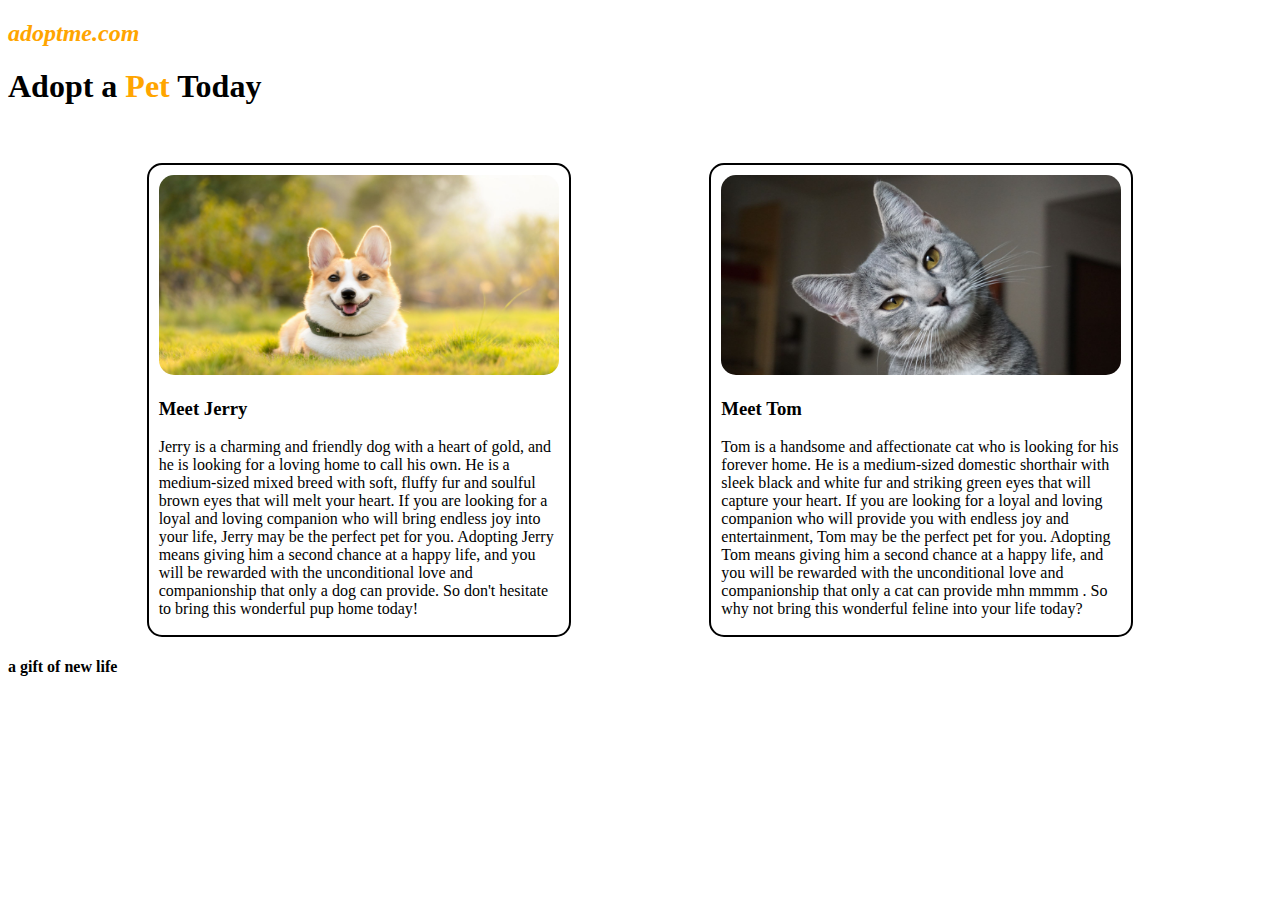
<file: APPS/AdoptMe/index.html>
<!DOCTYPE html>
<html lang="en">
  <head>
    <meta charset="UTF-8" />
    <meta http-equiv="X-UA-Compatible" content="IE=edge" />
    <meta name="viewport" content="width=device-width, initial-scale=1.0" />
    <title>CSS</title>
    <link rel="stylesheet" href="style.css" />
  </head>
  <body>
    <h2><i>adoptme.com</i></h2>
    <h1>Adopt a <span>Pet</span> Today</h1>
    <br /><br />
    <div id="pets">
      <div class="card">
        <img src="dog.jpg" alt="jerry" />
        <h3>Meet Jerry</h3>
        <p>
          Jerry is a charming and friendly dog with a heart of gold, and he is
          looking for a loving home to call his own. He is a medium-sized mixed
          breed with soft, fluffy fur and soulful brown eyes that will melt your
          heart. If you are looking for a loyal and loving companion who will
          bring endless joy into your life, Jerry may be the perfect pet for
          you. Adopting Jerry means giving him a second chance at a happy life,
          and you will be rewarded with the unconditional love and companionship
          that only a dog can provide. So don't hesitate to bring this wonderful
          pup home today!
        </p>
      </div>
      <div class="card">
        <img src="cat.jpg" alt="tom" />
        <h3>Meet Tom</h3>
        <p>
          Tom is a handsome and affectionate cat who is looking for his forever
          home. He is a medium-sized domestic shorthair with sleek black and
          white fur and striking green eyes that will capture your heart. If you
          are looking for a loyal and loving companion who will provide you with
          endless joy and entertainment, Tom may be the perfect pet for you.
          Adopting Tom means giving him a second chance at a happy life, and you
          will be rewarded with the unconditional love and companionship that
          only a cat can provide mhn mmmm . So why not bring this wonderful
          feline into your life today?
        </p>
      </div>
    </div>
    <h4>a gift of new life</h4>
  </body>
</html>
</file>
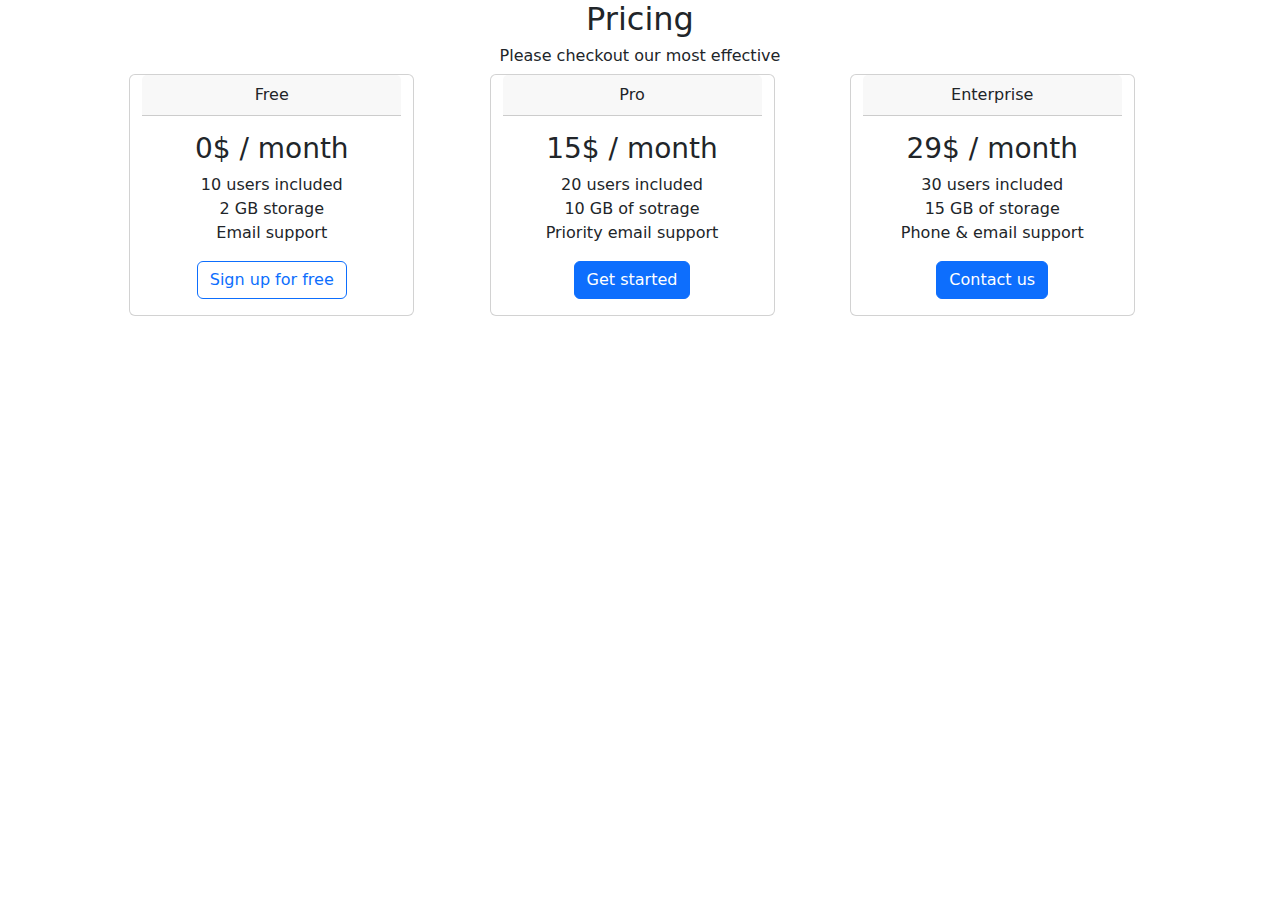
<file: APPS/Pricing Page/index.html>
<!DOCTYPE html>
<html lang="en">
<head>
    <meta charset="UTF-8">
    <meta name="viewport" content="width=device-width, initial-scale=1.0">
    <title>Document</title>
    <link rel="stylesheet" href="https://cdn.jsdelivr.net/npm/bootstrap@5.3.2/dist/css/bootstrap.min.css">
    <!-- <link rel="stylesheet" href="style.css"> -->
</head>
<body>
    <div class="container text-center">
        <h2>Pricing</h2>
        <h6>Please checkout our most effective</h6>
        <div class="row d-flex justify-content-evenly">
            <div class="card col-sm-5 col-md-3 mb-3 me-3">
                <div class="card-header">Free</div>
                <div class="card-body">
                    <h3 class="card-title">0$ / month</h3>
                    <ul class="list-unstyled">
                        <li>10 users included</li>
                        <li>2 GB storage</li>
                        <li>Email support</li>
                    </ul>
                    <a href="#" class="btn btn-outline-primary">Sign up for free</a>
                </div>
            </div>
            <div class="card col-sm-5 col-md-3 mb-3 me-3">
                <div class="card-header">Pro</div>
                <div class="card-body">
                    <h3 class="card-title">15$ / month</h3>
                    <ul class="list-unstyled">
                        <li>20 users included</li>
                        <li>10 GB of sotrage</li>
                        <li>Priority email support</li>
                    </ul>
                    <a href="#" class="btn btn-primary">Get started</a>
                </div>
            </div>
            <div class="card col-sm-10 col-md-3 mb-3 me-3">
                <div class="card-header">Enterprise</div>
                <div class="card-body">
                    <h3 class="card-title">29$ / month</h3>
                    <ul class="list-unstyled">
                        <li>30 users included</li>
                        <li>15 GB of storage</li>
                        <li>Phone & email support</li>
                    </ul>
                    <a href="#" class="btn btn-primary">Contact us</a>
                </div>
            </div>
        </div>
    </div>
    <script src="https://cdn.jsdelivr.net/npm/bootstrap@5.3.2/dist/js/bootstrap.bundle.min.js"></script>
</body>
</html>
</file>
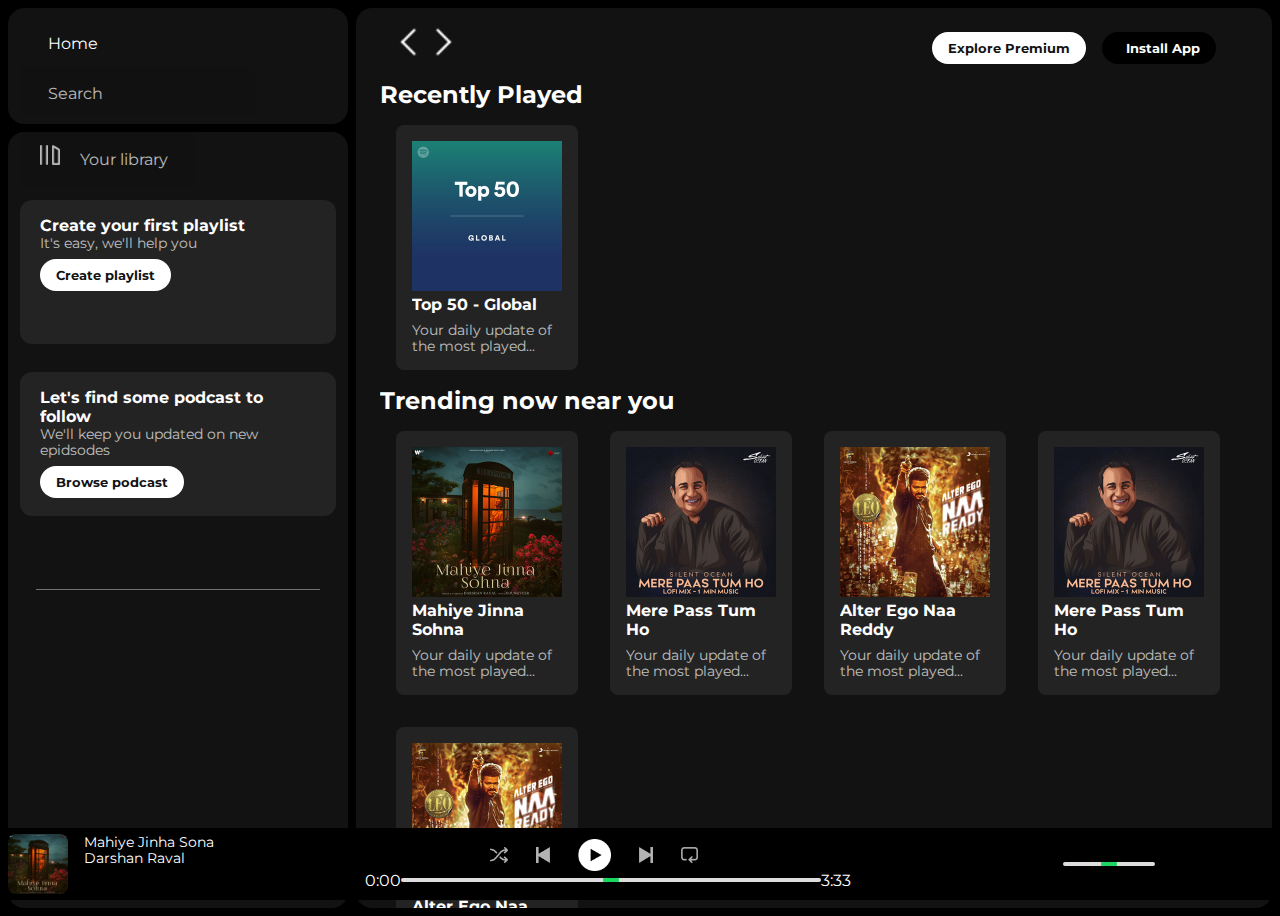
<file: APPS/Spotify frontend/index.html>
<!DOCTYPE html>
<html lang="en">
<head>
    <meta charset="UTF-8">
    <meta name="viewport" content="width=device-width, initial-scale=1.0">
    <title>Spotify - Web Player: Music for everyone</title>
    <link rel="stylesheet" href="style.css">
    <link rel="icon" href="./assets/logo.png">
    <link rel="preconnect" href="https://fonts.googleapis.com">
    <link rel="preconnect" href="https://fonts.gstatic.com" crossorigin>
    <link href="https://fonts.googleapis.com/css2?family=Montserrat:wght@300;400;500;600;700&display=swap" rel="stylesheet">
    <link rel="stylesheet" href="https://cdnjs.cloudflare.com/ajax/libs/font-awesome/6.5.1/css/all.min.css" integrity="sha512-DTOQO9RWCH3ppGqcWaEA1BIZOC6xxalwEsw9c2QQeAIftl+Vegovlnee1c9QX4TctnWMn13TZye+giMm8e2LwA==" crossorigin="anonymous" referrerpolicy="no-referrer" />
</head>
<body>
    <div class="main">
        <div class="sidebar">
            <div class="nav">
                <div class="nav-option" style="opacity:1;">
                    <i class="fa-solid fa-house"></i>
                    <a href="#">Home</a>
                </div>
                <div class="nav-option">
                    <i class="fa-solid fa-magnifying-glass"></i>
                    <a href="#">Search</a>
                </div>
            </div>
            <div class="library">
                <div class="options">
                    <div class="lib-option nav-option">
                        <img src="./assets/library_icon.png">
                        <a href="#">Your library</a>
                    </div>
                    <div class="icons">
                        <i class="fa-solid fa-plus"></i>
                        <i class="fa-solid fa-arrow-right"></i>
                    </div>
                </div>
                <div class="lib-box">
                    <div class="box">
                        <p class="box-p1">Create your first playlist</p>
                        <p class="box-p2">It's easy, we'll help you</p>
                        <button class="badge">Create playlist</button>
                    </div>
                    <div class="box">
                        <p class="box-p1">Let's find some podcast to follow</p>
                        <p class="box-p2">We'll keep you updated on new epidsodes</p>
                        <button class="badge">Browse podcast</button>
                    </div>
                    <div class="footer">
                        <div class="line"></div>
                    </div>
                </div>
            </div>
        </div>
        <div class="music-content">
            <div class="sticky-nav">
                <div class="sticky-nav-icons">
                    <img src="./assets/backward_icon.png" alt="backward_icon">
                    <img class="hide" src="./assets/forward_icon.png" alt="forward_icon">
                </div>
                <div class="sticky-nav-options">
                    <button class="badge nav-item hide">Explore Premium</button>
                    <button class="badge nav-item dark-badge"><i class="fa-solid fa-circle-down"></i>Install App</button>
                    <i class="fa-regular fa-user nav-item"></i>
                </div>
            </div>
            <h2>Recently Played</h2>
            <div class="card-container">
                <div class="card">
                    <img src="./assets/card1img.jpeg" alt="This is an image" class="card-img">
                    <p class="card-title">Top 50 - Global</p>
                    <p class="card-info">Your daily update of the most played...</p>
                </div>
            </div>

            <h2>Trending now near you</h2>
            <div class="card-container">
                <div class="card">
                    <img src="./assets/card2img.jpeg" alt="This is an image" class="card-img">
                    <p class="card-title">Mahiye Jinna Sohna</p>
                    <p class="card-info">Your daily update of the most played...</p>
                </div>
                <div class="card">
                    <img src="./assets/card3img.jpeg" alt="This is an image" class="card-img">
                    <p class="card-title">Mere Pass Tum Ho</p>
                    <p class="card-info">Your daily update of the most played...</p>
                </div>
                <div class="card">
                    <img src="./assets/card4img.jpeg" alt="This is an image" class="card-img">
                    <p class="card-title">Alter Ego Naa Reddy</p>
                    <p class="card-info">Your daily update of the most played...</p>
                </div>
                <div class="card">
                    <img src="./assets/card3img.jpeg" alt="This is an image" class="card-img">
                    <p class="card-title">Mere Pass Tum Ho</p>
                    <p class="card-info">Your daily update of the most played...</p>
                </div>
                <div class="card">
                    <img src="./assets/card4img.jpeg" alt="This is an image" class="card-img">
                    <p class="card-title">Alter Ego Naa Reddy</p>
                    <p class="card-info">Your daily update of the most played...</p>
                </div>
            </div>

            <h2>Trending Charts</h2>
            <div class="card-container">
                <div class="card">
                    <img src="./assets/card5img.jpeg" alt="This is an image" class="card-img">
                    <p class="card-title">Top Songs Global</p>
                    <p class="card-info">Your daily update of the most played...</p>
                </div>
                <div class="card">
                    <img src="./assets/card6img.jpeg" alt="This is an image" class="card-img">
                    <p class="card-title">Top Songs India</p>
                    <p class="card-info">Your daily update of the most played...</p>
                </div>
                <div class="card">
                    <img src="./assets/card1img.jpeg" alt="This is an image" class="card-img">
                    <p class="card-title">Top 50 - Global</p>
                    <p class="card-info">Your daily update of the most played...</p>
                </div>
            </div>
            <div class="footer">
                <div class="line"></div>
            </div>
        </div>
        <div class="music-player">
            <div class="album">
                <img src="./assets/card2img.jpeg" alt="Loading..." class="album-card">
                <div class="album-text">
                    <p>Mahiye Jinha Sona</p>
                    <p>Darshan Raval</p>
                </div>
                <i class="fa-solid fa-heart"></i>
            </div>
            <div class="player">
                <div class="player-controls">
                    <img src="./assets/player_icon1.png" class="player-controls-icon" alt="This is player control">
                    <img src="./assets/player_icon2.png" class="player-controls-icon" alt="This is player control">
                    <img src="./assets/player_icon3.png" class="player-controls-icon" alt="This is player control" style="opacity: 1; height:2rem;">
                    <img src="./assets/player_icon4.png" class="player-controls-icon" alt="This is player control">
                    <img src="./assets/player_icon5.png" class="player-controls-icon" alt="This is player control">
                </div>
                <div class="playback-bar">
                    <span class="curr-time">0:00</span>
                    <input type="range" min="0" max="100" class="progress-bar" step="1">
                    <span class="final-time">3:33</span>
                </div>
            </div>
            <div class="controls">
                <i class="fa-solid fa-bars"></i>
                <i class="fa-solid fa-microphone"></i>
                <i class="fa-solid fa-house-laptop"></i>
                <div class="control-volume">
                    <i class="fa-solid fa-volume-low" style="margin:none;"></i>
                    <input type="range" step="1" class="volume-bar">
                </div>
            </div>
        </div>
    </div>
</body>
</html>
</file>
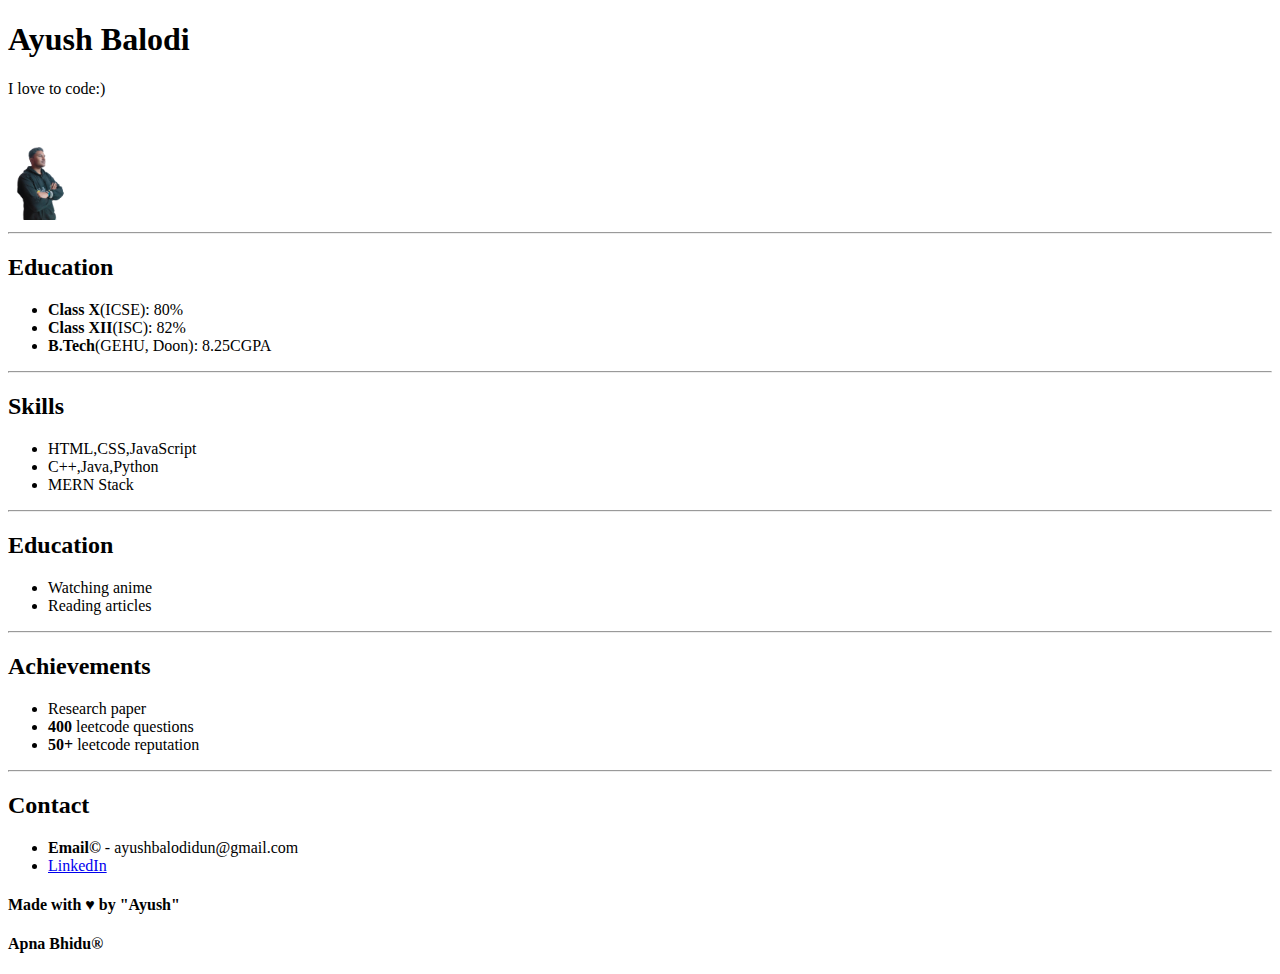
<file: APPS/Classroom/portfolio.html>
<!DOCTYPE html>
<html>
    <head>
        <title>Portfolio</title>
    </head>
    <body>
        <header>
            <h1>Ayush Balodi</h1>
            <p>I love to code:)</p>
            <img src="ayush.png" width="80px">
            <hr>
            <h2>Education</h2>
            <ul>
                <li><b>Class X</b>(ICSE): 80%</li>
                <li><b>Class XII</b>(ISC): 82%</li>
                <li><b>B.Tech</b>(GEHU, Doon): 8.25CGPA</li>
            </ul>
        </header>
        <hr>
        <section>
            <h2>Skills</h2>
            <ul>
                <li>HTML,CSS,JavaScript</li>
                <li>C++,Java,Python</li>
                <li>MERN Stack</li>
            </ul>
        </section>
        <hr>
        <section>
            <h2>Education</h2>
            <ul>
                <li>Watching anime</li> 
                <li>Reading articles</li>
            </ul>
        </section>
        <hr>
        <section>
            <h2>Achievements</h2>
            <ul>
                <li>Research paper</li>
                <li><b>400</b> leetcode questions</li>
                <li><b>50+</b> leetcode reputation</li>
            </ul>
        </section>
        <hr>
        <footer>
            <h2>Contact</h2>
            <ul>
                <li><b>Email&copy;</b> - ayushbalodidun@gmail.com</li>
                <li>
                    <a href="https://www.linkedin.com/in/ayush-balodi-7024bb1ba/">LinkedIn</a>
                </li>
            </ul>
            <h4>Made with &hearts; by &quot;Ayush&quot;</h4>
            <h4>Apna Bhidu&reg;</h4>
        </footer>
    </body>
</html>
</file>
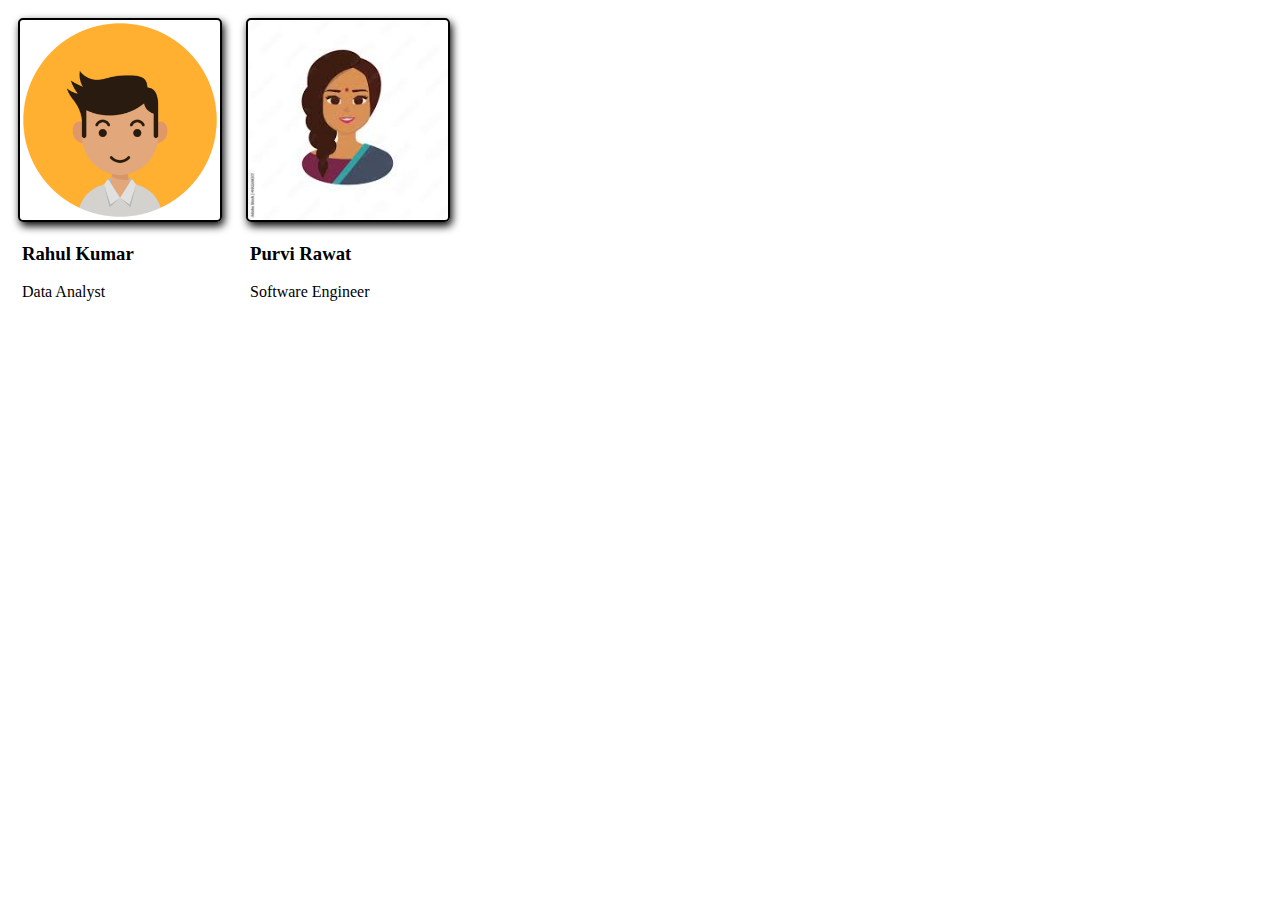
<file: APPS/Classroom/PracticeQs.html>
<!DOCTYPE html>
<html lang="en">
  <head>
    <meta charset="UTF-8" />
    <meta http-equiv="X-UA-Compatible" content="IE=edge" />
    <meta name="viewport" content="width=device-width, initial-scale=1.0" />
    <title>Practice Qs</title>
    <link rel="stylesheet" href="practice.css">
  </head>
  <body>
    <div class="card">
      <img src="man.png" alt="This is man">
      <div class="desc">
        <h3>Rahul Kumar</h3>
        <p>Data Analyst</p>
      </div>
    </div>
    <div class="card">
      <img src="woman.jpeg" alt="This is woman">
      <div class="desc">
        <h3>Purvi Rawat</h3>
        <p>Software Engineer</p>
      </div>
    </div>
  </body>
</html>
</file>
<file: APPS/AdoptMe/style.css>
h2,span{
    color: orange;
}
.card{
    border:2px solid black;
    border-radius:15px;
    width:400px;
    height:450px;
    padding: 10px;
}
img{
    width:400px;
    height:200px;
    border-radius:15px;
}
#pets{
    display:flex;
    justify-content:space-evenly;
}
@media(max-width:400px){
    #pets{
        flex-wrap: wrap;
    }
}
</file>
<file: APPS/Pricing Page/style.css>
h2, h3, h5, h6, p{
    text-align:center;
}
.card-header{
    font-weight: 700;
    text-align:center;
}
</file>
<file: APPS/Spotify frontend/style.css>
*{
    margin: 0;
    font-family: 'Montserrat', sans-serif;
    color: #ffffff;
    background-color: #000000;
    overflow: hidden;
}

.main{
    display: flex;
    height: 100vh;
    padding: 0.5rem;
}

.sidebar{
    background-color: #000000;
    width: 340px;
    border-radius: 1rem;
    margin-right:0.5rem;
}

/*Not working on it too*/
.music-player{
    background-color: black;
    position:fixed;
    bottom: 0;
    width:100%;
    height: 72px;
}

/*commmented the image option present here for all the css*/
a{
    text-decoration:none;
    color: #fff;
    background-color: #121212;
}

.nav{
    background-color: #121212;
    display: flex;
    flex-direction:column;
    justify-content:center;
    height:100px;
    padding: 0.5rem 0.75rem;
    border-radius: 1rem;
}

.nav-option{
    line-height: 2.5rem;
    background-color: #121212;
    opacity:0.7;
    padding: 0.5rem 0.75rem;
}

.nav-option:hover{
    opacity:1;
}

.nav-option i{
    /* font-size: 1.25rem; */
    background-color: #121212;
}

.nav-option a{
    font-size: 1rem;
    background-color: #121212;
    margin: 1rem;
}

.library{
    background-color: #121212;
    border-radius: 1rem;
    height:100%;
    margin-top:0.5rem;
    padding: 0 0.75rem 0.5rem 0.75rem;
    overflow:auto;
}

.options{
    position:sticky;
    top:0;
    z-index: 10;
    display: flex;
    font-size:1rem;
    justify-content:space-between;
    align-items:center;
    background-color: #121212;
}

.lib-option{
    background-color: #121212;
    opacity: 0.7;
}

.lib-option img{
    width: 1.25rem;
    height: 1.25rem;
    background-color:#121212;
    margin-left: 0.5rem;
}

.icons{
    font-size: 1rem;
    background-color: #121212;
}

/*have add it since the background is still getting black of the whole document style*/
.icons i{
    opacity: 0.7;
    margin-right: 1rem;
    background-color: #121212;
}

.icons i:hover{
    opacity: 1;
}

/* .lib-box{
    overflow: scroll;
} */

.library .lib-box {
    background-color: #121212; /* Override global background color */
  }

.box{
    height: 7rem;
    background-color: #232323;
    border-radius: 0.75rem;
    margin: 0.75rem 0 1.75rem 0;
    padding: 1rem 1.25rem;
}

.box-p1{
    font-size: 1rem;
    background-color: #232323;
    font-weight: 700;
}

.box-p2{
    font-size:0.85rem;
    background-color: #232323;
    opacity: 0.7;
}

.badge{
    background-color:white;
    color: #121212;
    border-radius: 100px;
    border:none;
    padding: 0.25rem 1rem;
    font-weight: 700;
    height: 2rem;
    margin-top: 0.5rem;
    width: fit-content;
}

.dark-badge{
    background-color: black;
    color: #fff;
}

.music-content{
    background-color: #121212;
    flex:1;
    border-radius: 1rem;
    overflow:auto;
    padding: 0 1.5rem 0 1.5rem;
}

.sticky-nav{
    position: sticky;
    top: 0;
    background-color:#121212;
    display: flex;
    justify-content:space-between;
    align-items:center;
    padding: 1rem 0 1rem 0;
    z-index: 10;
}

.sticky-nav-icons{
    background-color: #121212;
    margin-left: 0.75rem;
}

.sticky-nav-icons img{
    background-color: #121212;
    width: 2rem; height: 2rem;
}

.sticky-nav-options{
    background-color: #121212;
    display: flex;
    justify-content:center;
    align-items:center;
}

.sticky-nav-options i{
    background-color: #121212;
    color: #fff;
}

.sticky-nav-options .badge i{
    background-color: black;
    color: #fff;
    margin-right: 0.5rem;
}

.nav-item{
    margin-right:1rem;
}

@media (max-width: 1000px){
    .hide{
        display:none;
    }
}

.music-content h2{
    background-color: #121212;
}

.card{
    background-color: #232323;
    width: 150px;
    border-radius:0.5rem;
    padding: 1rem;
    margin: 1rem;
}

.card p{
    background-color: #232323;
}

.card-container{
    background-color: #121212 ;
    display: flex;
    flex-wrap:wrap;
}

.card-img{
    width:100%;
}

.card-title{
    font-weight:700;
    margin-top: 0.5rem 0 0.5rem 0;;
}

.card-info{
    font-size:0.85rem;
    opacity: 0.7;
    margin-top: 0.5rem;
}

.footer{
    height: 300px;
    display: flex;
    justify-content: center;
    align-items: center;
    background-color: #121212;
}

.line{
    width: 90%;
    height: 70%;
    border-top: 1px solid white;
    background-color: #121212;
    opacity:0.4;
}

.music-player{
    display: flex;
    justify-content: space-between;
    align-items: center;
}

.album{
    width: 25%;
}

.player{
    width: 50%;
}

.player-controls{
    display: flex;
    justify-content: center;
    align-items: center;
}

.player-controls-icon{
    height: 1rem;
    margin-right: 1.75rem;
    opacity: 0.7;
    cursor:pointer;
}

.player-controls-icon:hover{
    opacity: 1;
}

.playback-bar{
    display:flex;
    justify-content:center;
    align-items:center;
}

.progress-bar{
    width:70%;
    appearance: none;
    cursor: pointer;
}

.progress-bar::-webkit-slider-runnable-track{
    background-color: #ddd;
    height:0.25rem;
    border-radius: 100px;
}

.progress-bar::-webkit-slider-thumb{
    appearance: none;
    width: 1rem;
    height: 1rem;
    background-color: #1bd760;
    border-radius:50%;
    margin-top: -6px;
}

.controls {
    width: 25%;
    display: flex;
    flex-direction:row;
    padding-left:5rem;
}

.controls i{
    margin-right:1rem;
}

.control-volume{
    display: flex;
    justify-content: space-evenly;
    align-items: center;
    cursor:pointer;
}

.control-volume i{
    margin-right: 0.125rem;
}
.volume-bar{
    width:70%;
    appearance: none;
    cursor: pointer;
}

.volume-bar::-webkit-slider-runnable-track{
    background-color: #ddd;
    height:0.25rem;
    border-radius: 100px;
}

.volume-bar::-webkit-slider-thumb{
    appearance: none;
    width: 1rem;
    height: 1rem;
    background-color: #1bd760;
    border-radius:50%;
    margin-top: -6px;
}

.album{
    display: flex;
    flex-direction:row;
}

.album img{
    width: 60px;
    border-radius: 0.5rem;
    margin-right: 1rem;
}

.album-text{
    font-size: 0.85rem;
    margin-right: 1rem;
}

.album i{
    align-self: center;
    color:#1bd760;
}
</file>
<file: APPS/Classroom/practice.css>
.card{
    width: 200px;
    height:200px;
    border: 2px solid black;
    display: inline-block;
    margin:10px;
    /* transform: rotate(3deg); */
    border-radius:5px;
    box-shadow: 2px 4px 8px black;
    transition: 1s;
} 
.desc{
    padding: 0 2px 0 2px;
}
img{
    width:100%;
    border-radius: 5px 5px 5px 5px;
}
.card:hover{
    box-shadow: 2px 4px 16px greenyellow;
    cursor: pointer;
}
</file>
